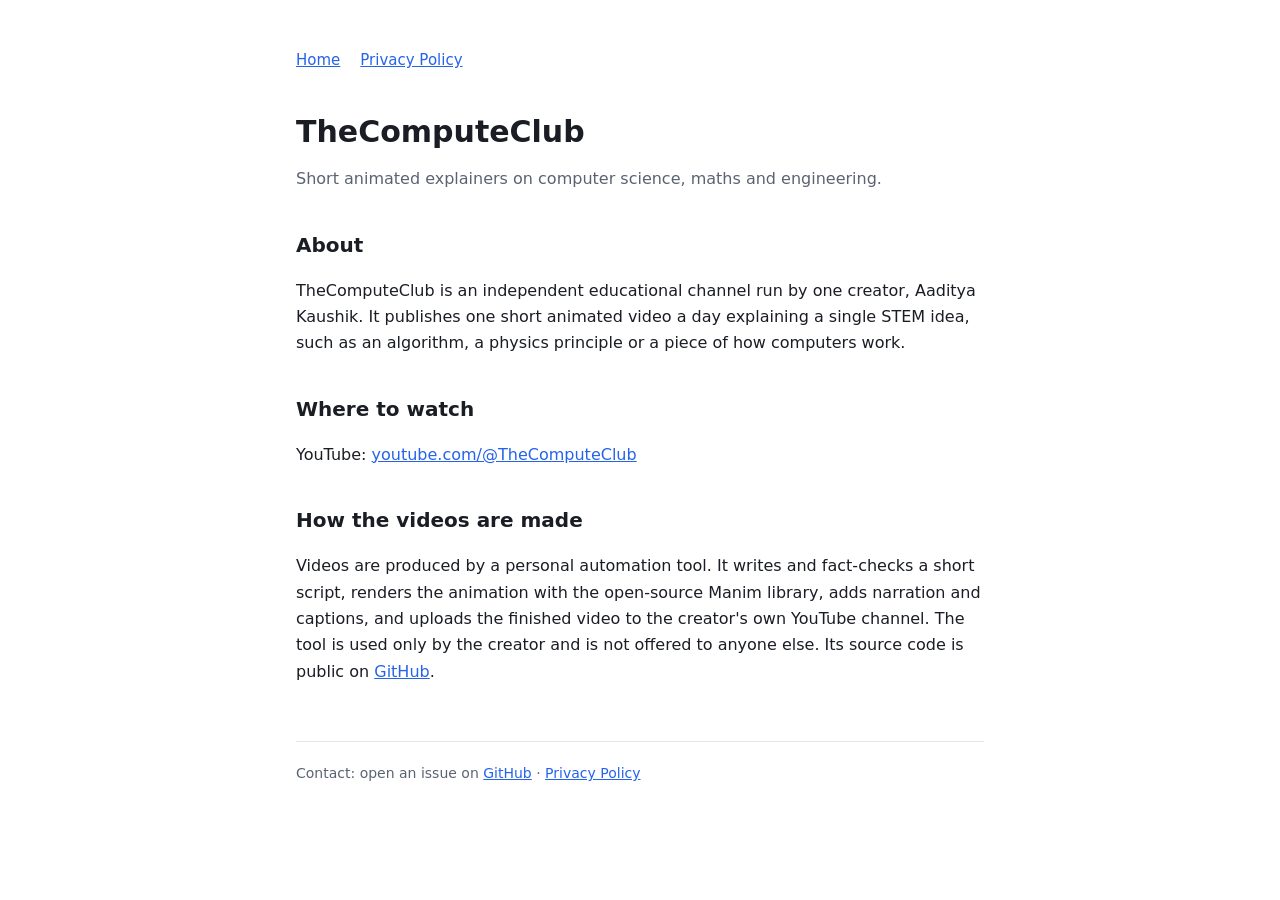
<file: site/index.html>
<!doctype html>
<html lang="en">
<head>
<meta charset="utf-8">
<meta name="viewport" content="width=device-width, initial-scale=1">
<title>TheComputeClub</title>
<meta name="description" content="TheComputeClub: short animated explainers on computer science, maths and engineering.">
<link rel="stylesheet" href="style.css">
</head>
<body>
<main>
  <nav><a href="./">Home</a><a href="privacy.html">Privacy Policy</a></nav>

  <h1>TheComputeClub</h1>
  <p class="muted">Short animated explainers on computer science, maths and engineering.</p>

  <h2>About</h2>
  <p>TheComputeClub is an independent educational channel run by one creator, Aaditya Kaushik.
  It publishes one short animated video a day explaining a single STEM idea, such as
  an algorithm, a physics principle or a piece of how computers work.</p>

  <h2>Where to watch</h2>
  <p>YouTube: <a href="https://www.youtube.com/@TheComputeClub">youtube.com/@TheComputeClub</a></p>

  <h2>How the videos are made</h2>
  <p>Videos are produced by a personal automation tool. It writes and fact-checks a short
  script, renders the animation with the open-source Manim library, adds narration and
  captions, and uploads the finished video to the creator's own YouTube channel. The tool
  is used only by the creator and is not offered to anyone else. Its source code is public on
  <a href="https://github.com/AadityaKaushik/shorts-pipeline">GitHub</a>.</p>

  <footer>
    Contact: open an issue on <a href="https://github.com/AadityaKaushik/shorts-pipeline/issues">GitHub</a>
    · <a href="privacy.html">Privacy Policy</a>
  </footer>
</main>
</body>
</html>
</file>
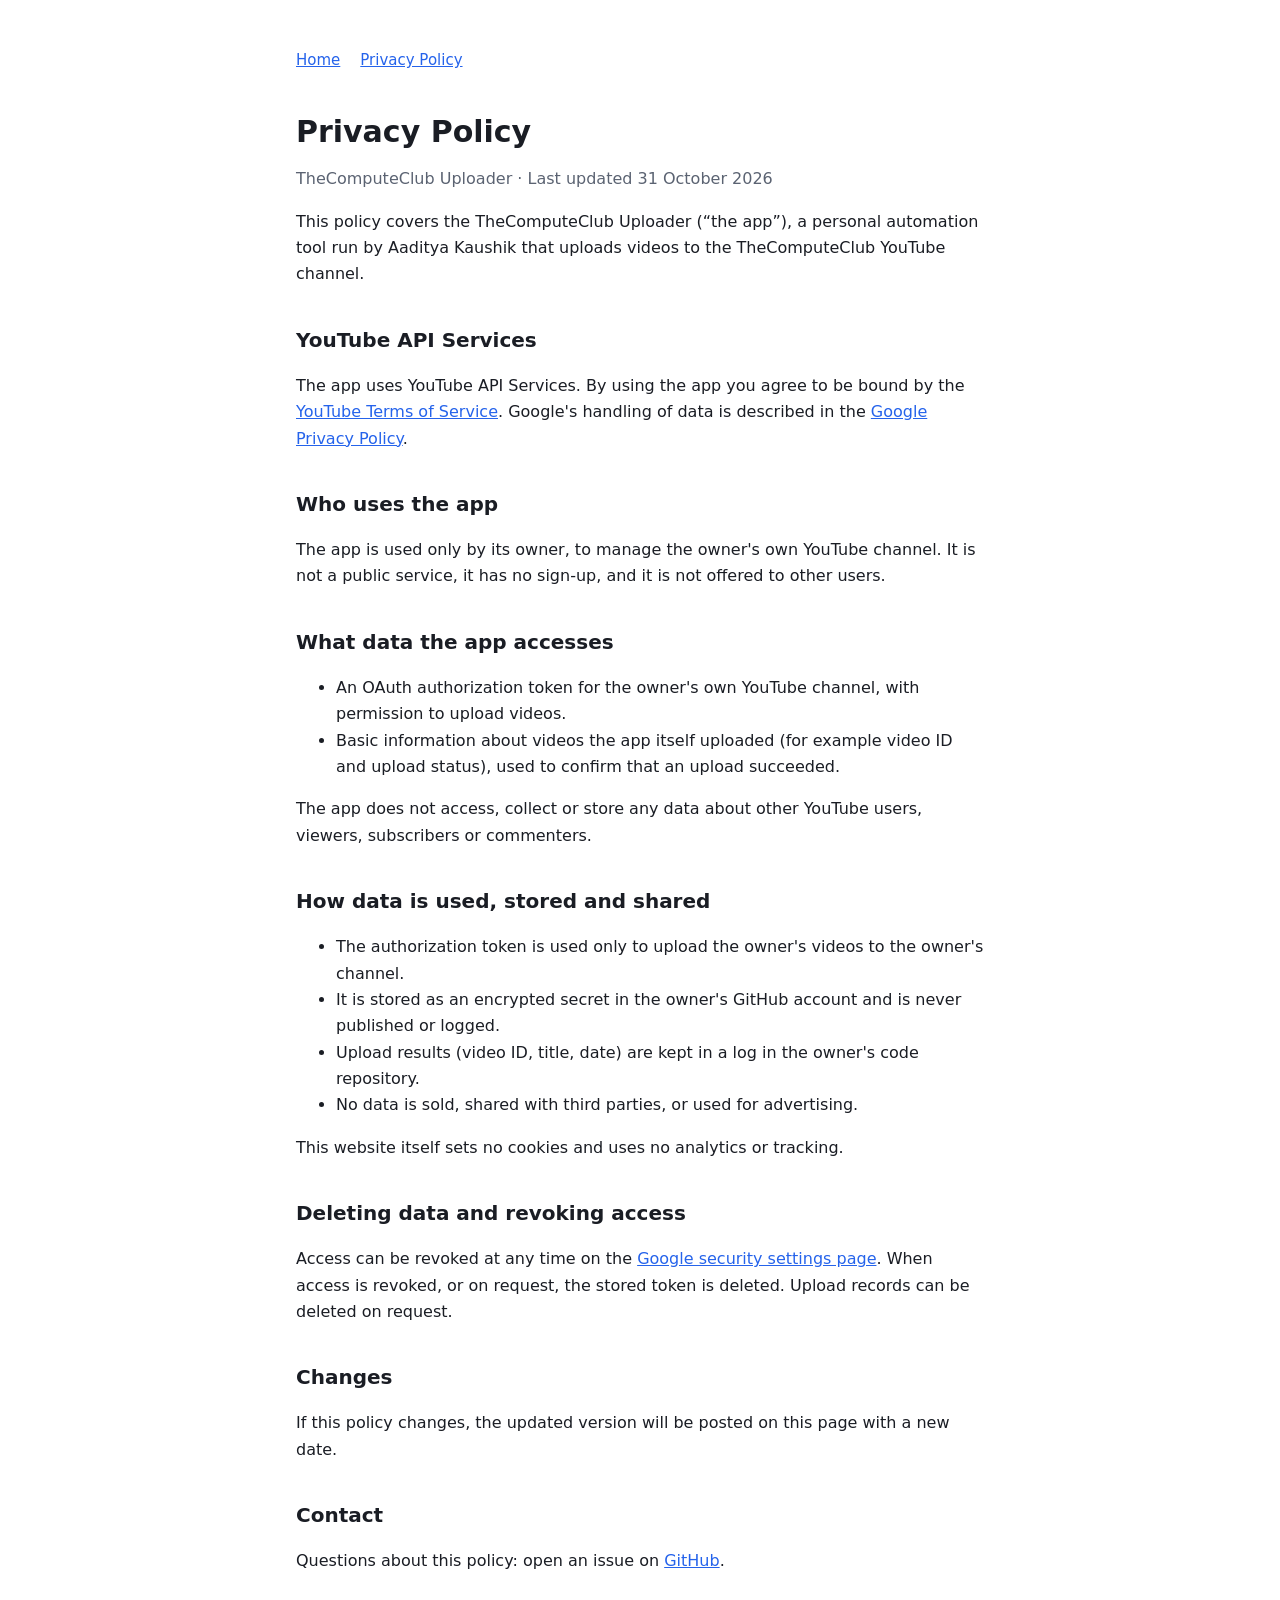
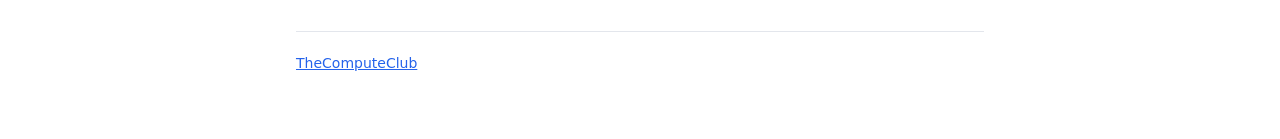
<file: site/privacy.html>
<!doctype html>
<html lang="en">
<head>
<meta charset="utf-8">
<meta name="viewport" content="width=device-width, initial-scale=1">
<title>Privacy Policy · TheComputeClub</title>
<meta name="description" content="Privacy policy for the TheComputeClub uploader, which uses YouTube API Services.">
<link rel="stylesheet" href="style.css">
</head>
<body>
<main>
  <nav><a href="./">Home</a><a href="privacy.html">Privacy Policy</a></nav>

  <h1>Privacy Policy</h1>
  <p class="muted">TheComputeClub Uploader · Last updated 31 October 2026</p>

  <p>This policy covers the TheComputeClub Uploader (“the app”), a personal automation tool
  run by Aaditya Kaushik that uploads videos to the TheComputeClub YouTube channel.</p>

  <h2>YouTube API Services</h2>
  <p>The app uses YouTube API Services. By using the app you agree to be bound by the
  <a href="https://www.youtube.com/t/terms">YouTube Terms of Service</a>. Google's handling of
  data is described in the <a href="https://policies.google.com/privacy">Google Privacy Policy</a>.</p>

  <h2>Who uses the app</h2>
  <p>The app is used only by its owner, to manage the owner's own YouTube channel. It is not a
  public service, it has no sign-up, and it is not offered to other users.</p>

  <h2>What data the app accesses</h2>
  <ul>
    <li>An OAuth authorization token for the owner's own YouTube channel, with permission
      to upload videos.</li>
    <li>Basic information about videos the app itself uploaded (for example video ID and
      upload status), used to confirm that an upload succeeded.</li>
  </ul>
  <p>The app does not access, collect or store any data about other YouTube users, viewers,
  subscribers or commenters.</p>

  <h2>How data is used, stored and shared</h2>
  <ul>
    <li>The authorization token is used only to upload the owner's videos to the owner's channel.</li>
    <li>It is stored as an encrypted secret in the owner's GitHub account and is never published
      or logged.</li>
    <li>Upload results (video ID, title, date) are kept in a log in the owner's code repository.</li>
    <li>No data is sold, shared with third parties, or used for advertising.</li>
  </ul>
  <p>This website itself sets no cookies and uses no analytics or tracking.</p>

  <h2>Deleting data and revoking access</h2>
  <p>Access can be revoked at any time on the
  <a href="https://security.google.com/settings/security/permissions">Google security settings page</a>.
  When access is revoked, or on request, the stored token is deleted. Upload records can be
  deleted on request.</p>

  <h2>Changes</h2>
  <p>If this policy changes, the updated version will be posted on this page with a new date.</p>

  <h2>Contact</h2>
  <p>Questions about this policy: open an issue on
  <a href="https://github.com/AadityaKaushik/shorts-pipeline/issues">GitHub</a>.</p>

  <footer><a href="./">TheComputeClub</a></footer>
</main>
</body>
</html>
</file>
<file: site/style.css>
:root { --bg: #ffffff; --fg: #1a1d24; --muted: #5b6372; --accent: #2563eb; --line: #e3e6ec; }
@media (prefers-color-scheme: dark) {
  :root { --bg: #0e1116; --fg: #e6e9ef; --muted: #9aa3b2; --accent: #6ea8fe; --line: #262b35; }
}
* { box-sizing: border-box; }
body { margin: 0; background: var(--bg); color: var(--fg);
  font: 16px/1.65 system-ui, -apple-system, "Segoe UI", Roboto, sans-serif; }
main { max-width: 720px; margin: 0 auto; padding: 48px 16px 64px; }
nav { display: flex; gap: 20px; margin-bottom: 40px; font-size: 15px; }
a { color: var(--accent); }
h1 { font-size: 30px; line-height: 1.25; margin: 0 0 8px; }
h2 { font-size: 20px; margin: 36px 0 8px; }
.muted { color: var(--muted); }
footer { margin-top: 56px; padding-top: 20px; border-top: 1px solid var(--line); font-size: 14px; color: var(--muted); }
</file>
